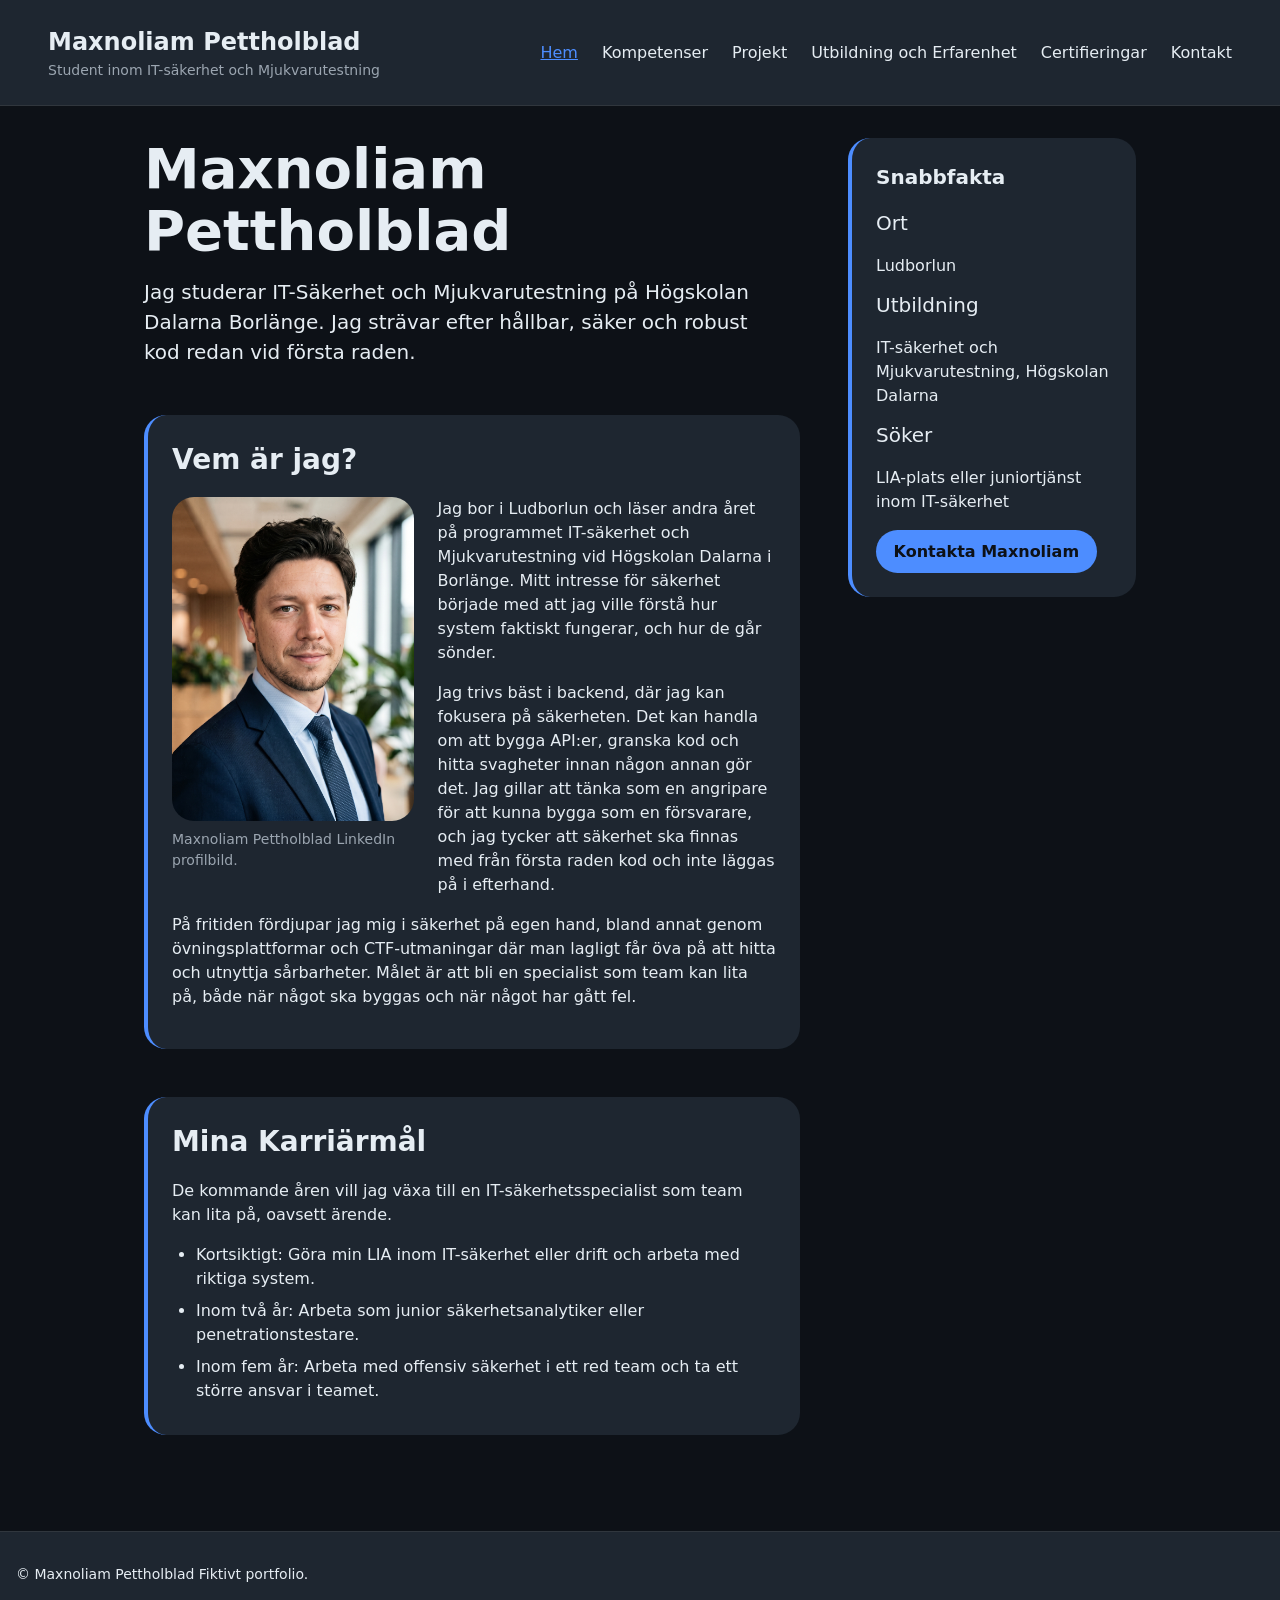
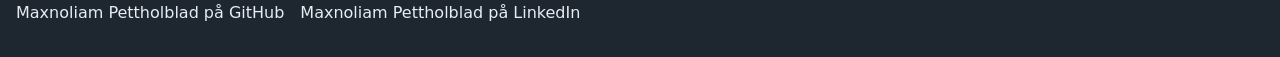
<file: html/index.html>
<!DOCTYPE html>
<html lang="sv">
<head>
  <meta charset="UTF-8">
  <meta name="viewport" content="width=device-width, initial-scale=1">
  <title>Maxnoliam Pettholblad Portfolio</title>
  <meta name="description" content="Student i IT-säkerhet och mjukvarutestning vid Högskolan Dalarna. Söker LIA-plats eller juniortjänst inom IT-säkerhet.">
  <link rel="stylesheet" href="../css/style.css">
  <script src="../js/script.js" defer></script>
</head>
<body>

<!--- Länk som hoppar över info och går rakt till det en anställare behöver veta -->
<a class="skip-link" href="#main-content">Hoppa till huvudinnehållet</a>

  <header class="site-header">
    <!-- Gör namnet högst upp till en länk -->
    <a class="site-header__logo" href="index.html">Maxnoliam Pettholblad <span class="site-header__role">Student inom IT-säkerhet och Mjukvarutestning</span></a>

    <!-- Menyn högst upp som visar kategorier, se till att alla filer finns och att allt ser rätt ut -->
    <!-- Ska vara exakt samma på alla sidor -->
    <nav class="main-menu" aria-label="Huvudmeny">
      <!-- JS: Visar och döljer menylistan på smala skärmar. -->
      <button class="main-menu__toggle" type="button" data-js-action="toggle-menu" aria-expanded="false" aria-controls="main-menu-list">Meny</button>
      <ul class="main-menu__list" id="main-menu-list" data-js-target="menu">
        <li class="main-menu__item"><a class="main-menu__link" href="index.html" aria-current="page">Hem</a></li>
        <li class="main-menu__item"><a class="main-menu__link" href="kompetenser.html">Kompetenser</a></li>
        <li class="main-menu__item"><a class="main-menu__link" href="projekt.html">Projekt</a></li>
        <li class="main-menu__item"><a class="main-menu__link" href="utbildning.html">Utbildning och Erfarenhet</a></li>
        <li class="main-menu__item"><a class="main-menu__link" href="certifieringar.html">Certifieringar</a></li>
        <li class="main-menu__item"><a class="main-menu__link" href="kontakt.html">Kontakt</a></li>
      </ul>
    </nav>
  </header>

  <!-- Huvudtexten, "vem är jag?" -->
  <main class="page" id="main-content">
    <h1 class="page__title">Maxnoliam Pettholblad</h1>
    <p class="page__intro">Jag studerar IT-Säkerhet och Mjukvarutestning på Högskolan Dalarna Borlänge. Jag strävar efter hållbar, säker och robust kod redan vid första raden.</p>

    <section class="topic" aria-labelledby="vem-rubrik">
      <h2 class="topic__title" id="vem-rubrik">Vem är jag?</h2>
      <figure class="profile">
        <img class="profile__photo" src="../images/profilbild.jpg" alt="Porträtt av Maxnoliam Pettholblad i mörkblå kostym som står och ler framför kameran.">
        <figcaption class="profile__credit">Maxnoliam Pettholblad LinkedIn profilbild.</figcaption>
      </figure>
      <p class="topic__text">Jag bor i Ludborlun och läser andra året på programmet IT-säkerhet och Mjukvarutestning vid Högskolan Dalarna i Borlänge. Mitt intresse för säkerhet började med att jag ville förstå hur system faktiskt fungerar, och hur de går sönder.</p>
      <p class="topic__text">Jag trivs bäst i backend, där jag kan fokusera på säkerheten. Det kan handla om att bygga API:er, granska kod och hitta svagheter innan någon annan gör det. Jag gillar att tänka som en angripare för att kunna bygga som en försvarare, och jag tycker att säkerhet ska finnas med från första raden kod och inte läggas på i efterhand.</p>
      <p class="topic__text">På fritiden fördjupar jag mig i säkerhet på egen hand, bland annat genom övningsplattformar och CTF-utmaningar där man lagligt får öva på att hitta och utnyttja sårbarheter. Målet är att bli en specialist som team kan lita på, både när något ska byggas och när något har gått fel.</p>
    </section>

    <!-- Karriärmål, pretty much exakt samma som huvudtexten -->
    <section class="topic" aria-labelledby="mal-rubrik">
      <h2 class="topic__title" id="mal-rubrik">Mina Karriärmål</h2>
      <p class="topic__text">De kommande åren vill jag växa till en IT-säkerhetsspecialist som team kan lita på, oavsett ärende.</p>
      <ul class="topic__points" aria-labelledby="mal-rubrik">
        <li class="topic__point">Kortsiktigt: Göra min LIA inom IT-säkerhet eller drift och arbeta med riktiga system.</li>
        <li class="topic__point">Inom två år: Arbeta som junior säkerhetsanalytiker eller penetrationstestare.</li>
        <li class="topic__point">Inom fem år: Arbeta med offensiv säkerhet i ett red team och ta ett större ansvar i teamet.</li>
      </ul>
    </section>

    <!-- Lite info som sitter i en ruta på sidan av huvud texten, länkar till kontakt längst ner. -->
    <aside class="sidebar" aria-labelledby="fakta-rubrik">
      <h2 class="sidebar__title" id="fakta-rubrik">Snabbfakta</h2>
      <dl class="fact-list">
        <dt class="fact-list__term">Ort</dt>
        <dd class="fact-list__value">Ludborlun</dd>
        <dt class="fact-list__term">Utbildning</dt>
        <dd class="fact-list__value">IT-säkerhet och Mjukvarutestning, Högskolan Dalarna</dd>
        <dt class="fact-list__term">Söker</dt>
        <dd class="fact-list__value">LIA-plats eller juniortjänst inom IT-säkerhet</dd>
      </dl>
      <p class="sidebar__text"><a class="sidebar__link" href="kontakt.html">Kontakta Maxnoliam</a></p>
    </aside>
  </main>

<!-- Ska vara länkar här om jag orkar, annars får det leda till nåt -->
  <footer class="site-footer">
    <p class="site-footer__text">&copy; Maxnoliam Pettholblad Fiktivt portfolio.</p>
    <ul class="site-footer__links">
      <li class="site-footer__item"><a class="site-footer__link" href="https://github.com/">Maxnoliam Pettholblad på GitHub</a></li>
      <li class="site-footer__item"><a class="site-footer__link" href="https://www.linkedin.com/">Maxnoliam Pettholblad på LinkedIn</a></li>
    </ul>
  </footer>
</body>
</html>
</file>
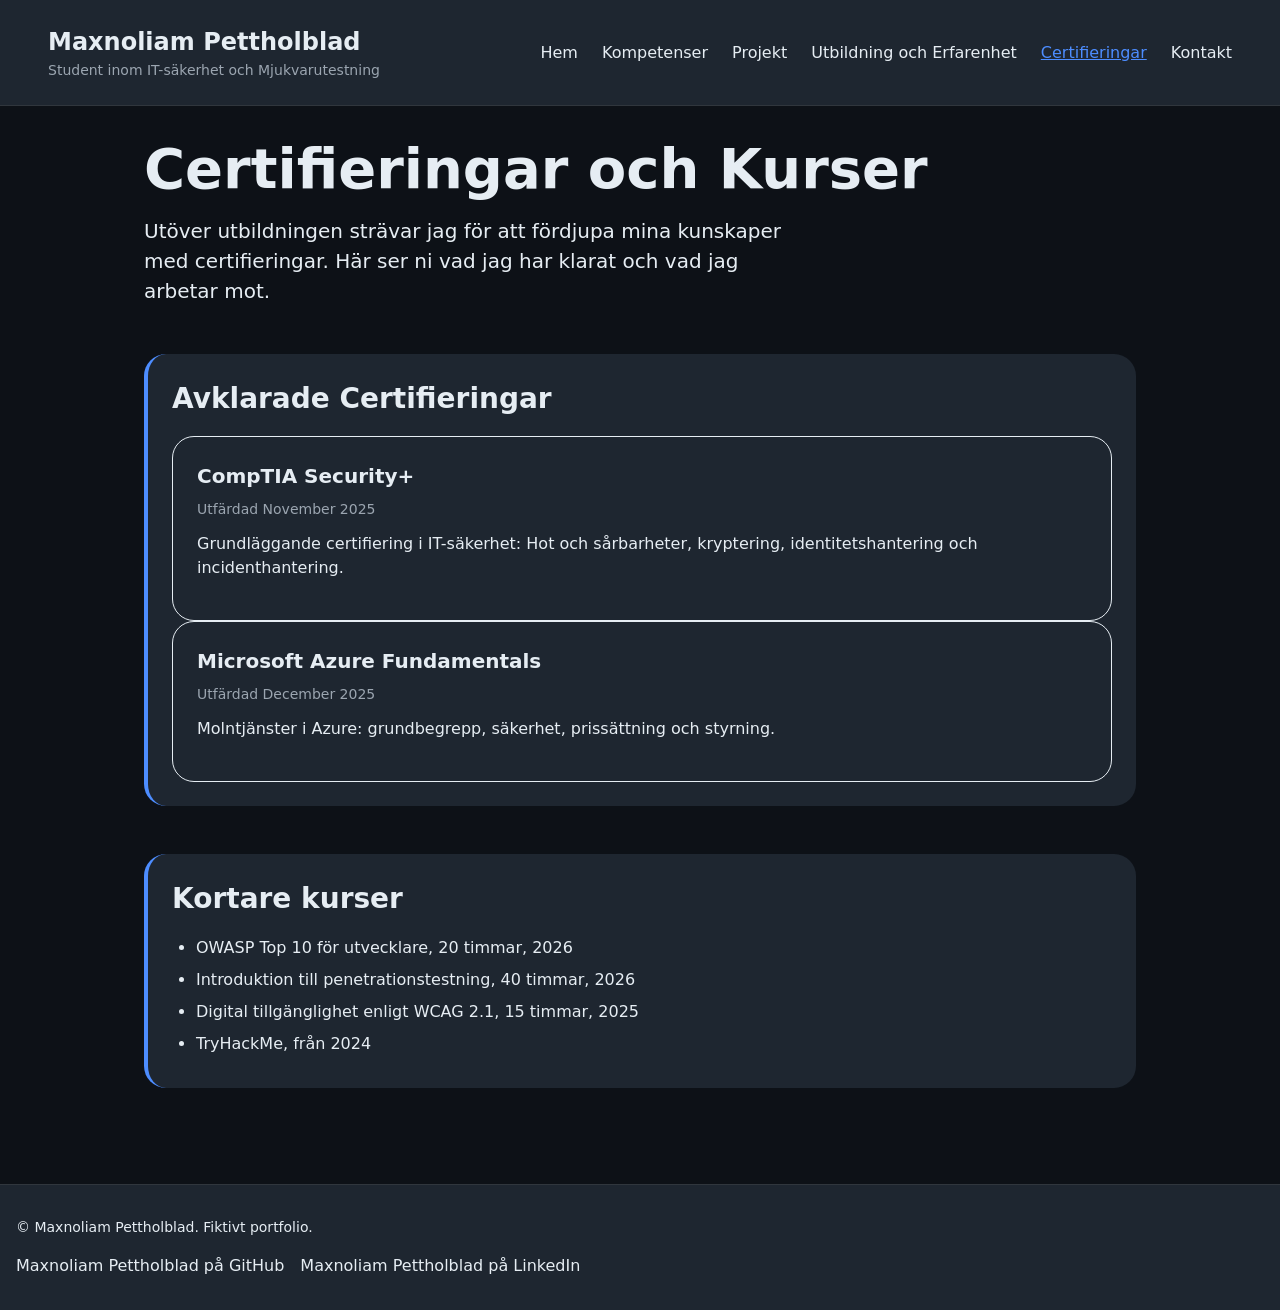
<file: html/certifieringar.html>
<!DOCTYPE html>
<html lang="sv">
<head>
    <meta charset="UTF-8">
    <meta name="viewport" content="width=device-width, initial-scale=1">
    <title>Maxnoliam Pettholblad Certifieringar</title>
    <meta name="description" content="Avklarade certifieringar som CompTIA Security+ och Azure Fundamentals, samt kortare kurser inom säkerhet och tillgänglighet.">
    <link rel="stylesheet" href="../css/style.css">
    <script src="../js/script.js" defer></script>
</head>
<body>

<!--- Länk som hoppar över info och går rakt till det en anställare behöver veta -->
<a class="skip-link" href="#main-content">Hoppa till huvudinnehållet</a>

<header class="site-header">
    <!-- Gör namnet högst upp till en länk -->
    <a class="site-header__logo" href="index.html">Maxnoliam Pettholblad <span class="site-header__role">Student inom IT-säkerhet och Mjukvarutestning</span></a>

    <!-- Menyn högst upp som visar kategorier, se till att alla filer finns och att allt ser rätt ut -->
    <!-- Ska vara exakt samma på alla sidor -->
    <nav class="main-menu" aria-label="Huvudmeny">
        <!-- JS: Visar och döljer menylistan på smala skärmar. -->
        <button class="main-menu__toggle" type="button" data-js-action="toggle-menu" aria-expanded="false" aria-controls="main-menu-list">Meny</button>
        <ul class="main-menu__list" id="main-menu-list" data-js-target="menu">
            <li class="main-menu__item"><a class="main-menu__link" href="index.html">Hem</a></li>
            <li class="main-menu__item"><a class="main-menu__link" href="kompetenser.html">Kompetenser</a></li>
            <li class="main-menu__item"><a class="main-menu__link" href="projekt.html">Projekt</a></li>
            <li class="main-menu__item"><a class="main-menu__link" href="utbildning.html">Utbildning och Erfarenhet</a></li>
            <li class="main-menu__item"><a class="main-menu__link" href="certifieringar.html" aria-current="page">Certifieringar</a></li>
            <li class="main-menu__item"><a class="main-menu__link" href="kontakt.html">Kontakt</a></li>
        </ul>
    </nav>
</header>

<!-- Huvudtexten, "vem är jag?" -->
<main class="page" id="main-content">
    <h1 class="page__title">Certifieringar och Kurser</h1>
    <p class="page__intro">Utöver utbildningen strävar jag för att fördjupa mina kunskaper med certifieringar. Här ser ni vad jag har klarat och vad jag arbetar mot.</p>

    <section class="topic" aria-labelledby="cert-rubrik">
        <h2 class="topic__title" id="cert-rubrik">Avklarade Certifieringar</h2>
        <article class="card card--featured" aria-labelledby="secplus-rubrik">
            <h3 class="card__title" id="secplus-rubrik">CompTIA Security+</h3>
            <p class="card__facts">Utfärdad <time datetime="2025-11">November 2025</time></p>
            <p class="card__text">Grundläggande certifiering i IT-säkerhet: Hot och sårbarheter, kryptering, identitetshantering och incidenthantering.</p>
        </article>
        <article class="card card--featured" aria-labelledby="az900-rubrik">
            <h3 class="card__title" id="az900-rubrik">Microsoft Azure Fundamentals</h3>
            <p class="card__facts">Utfärdad <time datetime="2025-12">December 2025</time></p>
            <p class="card__text">Molntjänster i Azure: grundbegrepp, säkerhet, prissättning och styrning.</p>
        </article>
    </section>


    <section class="topic" aria-labelledby="kurser-rubrik">
        <h2 class="topic__title" id="kurser-rubrik">Kortare kurser</h2>
        <ul class="topic__points">
            <li class="topic__point">OWASP Top 10 för utvecklare, 20 timmar, 2026</li>
            <li class="topic__point">Introduktion till penetrationstestning, 40 timmar, 2026</li>
            <li class="topic__point">Digital tillgänglighet enligt WCAG 2.1, 15 timmar, 2025</li>
            <li class="topic__point">TryHackMe, från 2024</li>
        </ul>

    </section>
</main>

<!-- Ska vara länkar här om jag orkar, annars får det leda till nåt -->
<footer class="site-footer">
    <p class="site-footer__text">&copy; Maxnoliam Pettholblad. Fiktivt portfolio.</p>
    <ul class="site-footer__links">
        <li class="site-footer__item"><a class="site-footer__link" href="https://github.com/">Maxnoliam Pettholblad på GitHub</a></li>
        <li class="site-footer__item"><a class="site-footer__link" href="https://www.linkedin.com/">Maxnoliam Pettholblad på LinkedIn</a></li>
    </ul>
</footer>
</body>
</html>
</file>
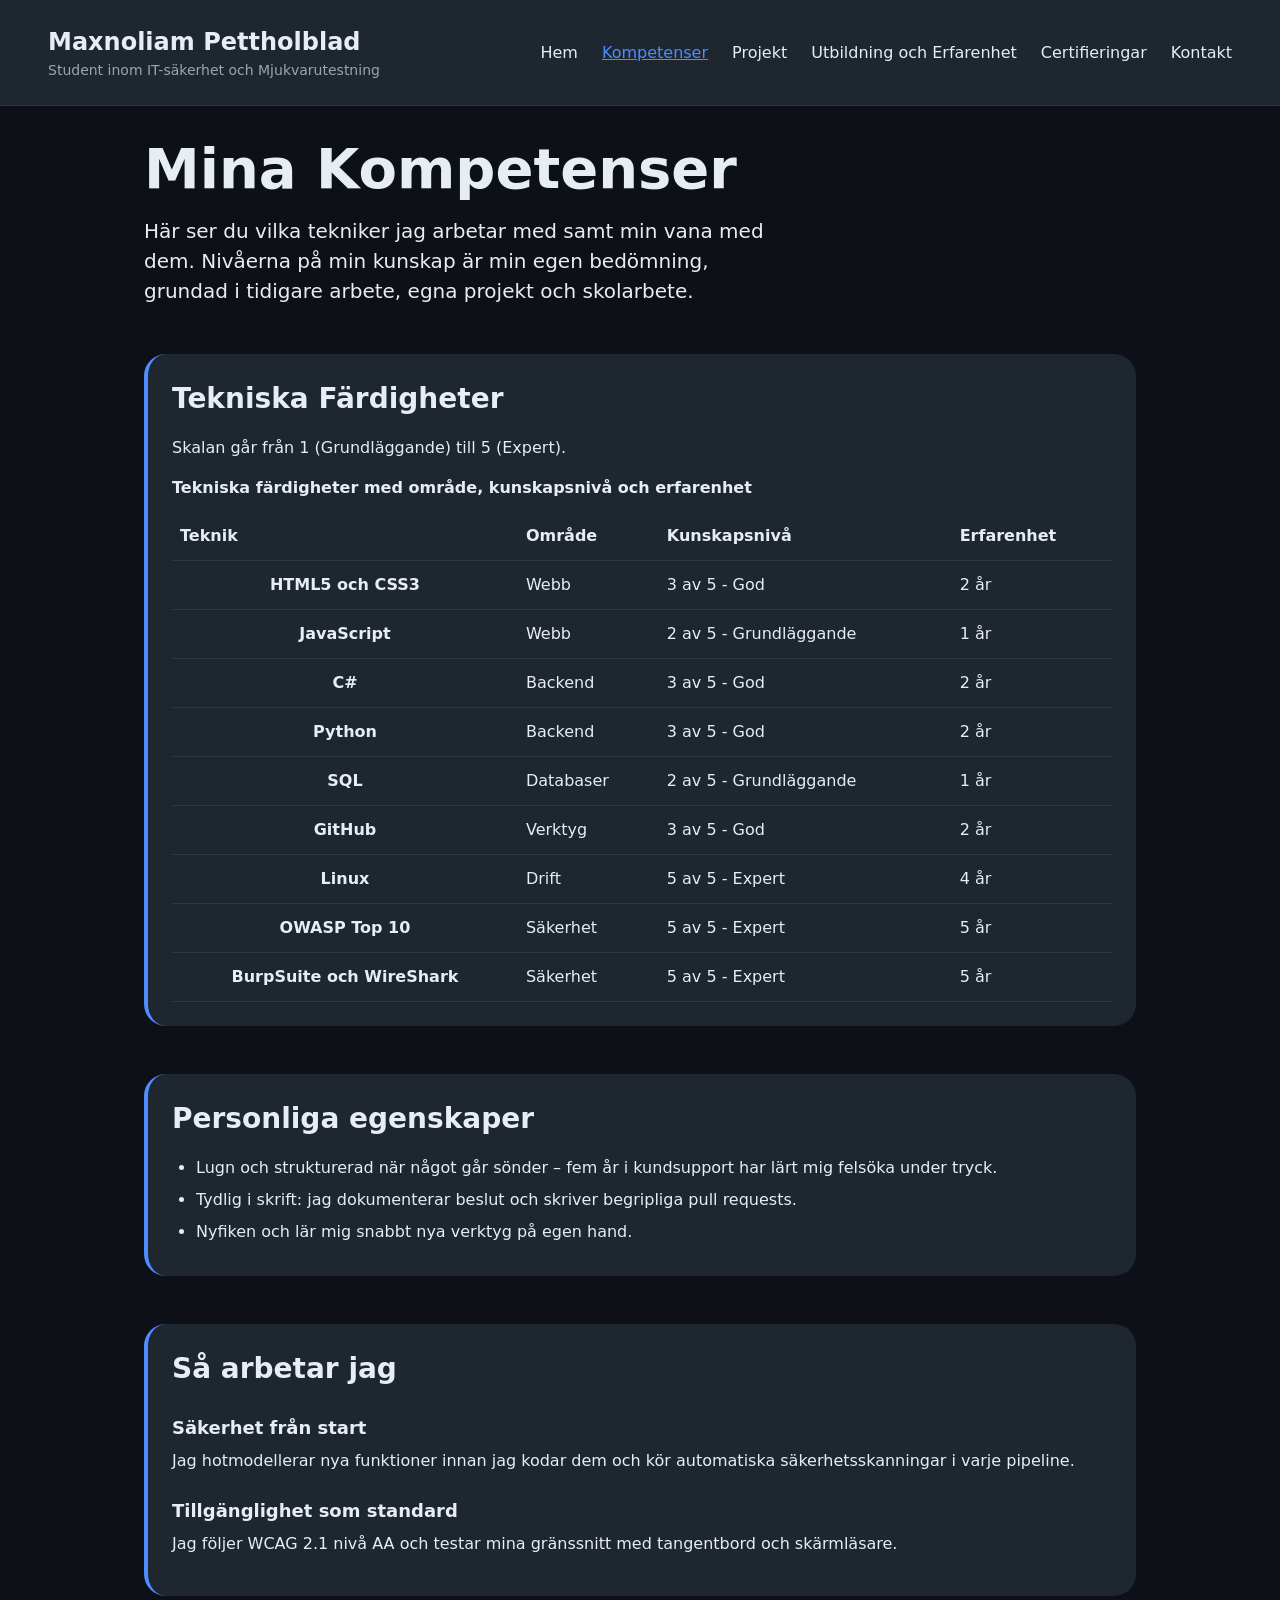
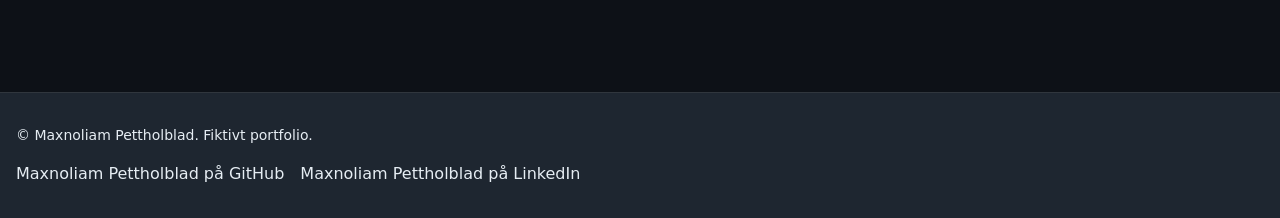
<file: html/kompetenser.html>
<!DOCTYPE html>
<html lang="sv">
<head>
  <meta charset="UTF-8">
  <meta name="viewport" content="width=device-width, initial-scale=1">
  <title>Kompetenser</title>
  <meta name="description" content="Tekniska färdigheter inom webb, backend, Linux och säkerhet, med kunskapsnivå och erfarenhet, samt hur jag arbetar.">
  <link rel="stylesheet" href="../css/style.css">
  <script src="../js/script.js" defer></script>
</head>
<body>

<!--- Länk som hoppar över info och går rakt till det en anställare behöver veta -->
<a class="skip-link" href="#main-content">Hoppa till huvudinnehållet</a>

<header class="site-header">
  <!-- Gör namnet högst upp till en länk -->
  <a class="site-header__logo" href="index.html">Maxnoliam Pettholblad <span class="site-header__role">Student inom IT-säkerhet och Mjukvarutestning</span></a>

  <!-- Menyn högst upp som visar kategorier, se till att alla filer finns och att allt ser rätt ut -->
  <!-- Ska vara exakt samma på alla sidor -->
  <nav class="main-menu" aria-label="Huvudmeny">
    <!-- JS: Visar och döljer menylistan på smala skärmar. -->
    <button class="main-menu__toggle" type="button" data-js-action="toggle-menu" aria-expanded="false" aria-controls="main-menu-list">Meny</button>
    <ul class="main-menu__list" id="main-menu-list" data-js-target="menu">
      <li class="main-menu__item"><a class="main-menu__link" href="index.html">Hem</a></li>
      <li class="main-menu__item"><a class="main-menu__link" href="kompetenser.html" aria-current="page">Kompetenser</a></li>
      <li class="main-menu__item"><a class="main-menu__link" href="projekt.html">Projekt</a></li>
      <li class="main-menu__item"><a class="main-menu__link" href="utbildning.html">Utbildning och Erfarenhet</a></li>
      <li class="main-menu__item"><a class="main-menu__link" href="certifieringar.html">Certifieringar</a></li>
      <li class="main-menu__item"><a class="main-menu__link" href="kontakt.html">Kontakt</a></li>
    </ul>
  </nav>
</header>

<!-- Huvudtexten, använder 1 - 5 för erfarenhet. 1 - Nybörjare, 2 - Grundläggande, 3 - God, 4 - Avancerad, 5 - Expert -->
<main class="page" id="main-content">
  <h1 class="page__title">Mina Kompetenser</h1>
  <p class="page__intro">Här ser du vilka tekniker jag arbetar med samt min vana med dem. Nivåerna på min kunskap är min egen bedömning, grundad i tidigare arbete, egna projekt och skolarbete.</p>

  <section class="topic" aria-labelledby="teknik-rubrik">
    <h2 class="topic__title" id="teknik-rubrik">Tekniska Färdigheter</h2>
    <p class="topic__text">Skalan går från 1 (Grundläggande) till 5 (Expert).</p>

    <table class="skill-matrix">
      <caption class="skill-matrix__title">Tekniska färdigheter med område, kunskapsnivå och erfarenhet</caption>
      <thead>
        <tr class="skill-matrix__row">
          <th class="skill-matrix__heading" scope="col">Teknik</th>
          <th class="skill-matrix__heading" scope="col">Område</th>
          <th class="skill-matrix__heading" scope="col">Kunskapsnivå</th>
          <th class="skill-matrix__heading" scope="col">Erfarenhet</th>
        </tr>
      </thead>
      <tbody>
        <tr class="skill-matrix__row">
          <th class="skill-matrix__skill" scope="row">HTML5 och CSS3</th>
          <td class="skill-matrix__value">Webb</td>
          <td class="skill-matrix__value">3 av 5 - God</td>
          <td class="skill-matrix__value">2 år</td>
        </tr>
        <tr class="skill-matrix__row">
          <th class="skill-matrix__skill" scope="row">JavaScript</th>
          <td class="skill-matrix__value">Webb</td>
          <td class="skill-matrix__value">2 av 5 - Grundläggande</td>
          <td class="skill-matrix__value">1 år</td>
        </tr>
        <tr class="skill-matrix__row">
          <th class="skill-matrix__skill" scope="row">C#</th>
          <td class="skill-matrix__value">Backend</td>
          <td class="skill-matrix__value">3 av 5 - God</td>
          <td class="skill-matrix__value">2 år</td>
        </tr>
        <tr class="skill-matrix__row">
          <th class="skill-matrix__skill" scope="row">Python</th>
          <td class="skill-matrix__value">Backend</td>
          <td class="skill-matrix__value">3 av 5 - God</td>
          <td class="skill-matrix__value">2 år</td>
        </tr>
        <tr class="skill-matrix__row">
          <th class="skill-matrix__skill" scope="row">SQL</th>
          <td class="skill-matrix__value">Databaser</td>
          <td class="skill-matrix__value">2 av 5 - Grundläggande</td>
          <td class="skill-matrix__value">1 år</td>
        </tr>
        <tr class="skill-matrix__row">
          <th class="skill-matrix__skill" scope="row">GitHub</th>
          <td class="skill-matrix__value">Verktyg</td>
          <td class="skill-matrix__value">3 av 5 - God</td>
          <td class="skill-matrix__value">2 år</td>
        </tr>
        <tr class="skill-matrix__row">
          <th class="skill-matrix__skill" scope="row">Linux</th>
          <td class="skill-matrix__value">Drift</td>
          <td class="skill-matrix__value">5 av 5 - Expert</td>
          <td class="skill-matrix__value">4 år</td>
        </tr>
        <tr class="skill-matrix__row">
          <th class="skill-matrix__skill" scope="row">OWASP Top 10</th>
          <td class="skill-matrix__value">Säkerhet</td>
          <td class="skill-matrix__value">5 av 5 - Expert</td>
          <td class="skill-matrix__value">5 år</td>
        </tr>
        <tr class="skill-matrix__row">
          <th class="skill-matrix__skill" scope="row">BurpSuite och WireShark</th>
          <td class="skill-matrix__value">Säkerhet</td>
          <td class="skill-matrix__value">5 av 5 - Expert</td>
          <td class="skill-matrix__value">5 år</td>
        </tr>
      </tbody>
    </table>
  </section>

  <!-- Personliga egenskaper -->
  <section class="topic" aria-labelledby="mjuka-rubrik">
    <h2 class="topic__title" id="mjuka-rubrik">Personliga egenskaper</h2>
    <ul class="topic__points">
      <li class="topic__point">Lugn och strukturerad när något går sönder – fem år i kundsupport har lärt mig felsöka under tryck.</li>
      <li class="topic__point">Tydlig i skrift: jag dokumenterar beslut och skriver begripliga pull requests.</li>
      <li class="topic__point">Nyfiken och lär mig snabbt nya verktyg på egen hand.</li>
    </ul>
  </section>

  <!-- Arbetssätt -->
  <section class="topic" aria-labelledby="arbetssatt-rubrik">
    <h2 class="topic__title" id="arbetssatt-rubrik">Så arbetar jag</h2>
    <h3 class="topic__subtitle">Säkerhet från start</h3>
    <p class="topic__text">Jag hotmodellerar nya funktioner innan jag kodar dem och kör automatiska säkerhetsskanningar i varje pipeline.</p>
    <h3 class="topic__subtitle">Tillgänglighet som standard</h3>
    <p class="topic__text">Jag följer WCAG 2.1 nivå AA och testar mina gränssnitt med tangentbord och skärmläsare.</p>
  </section>
</main>

<!-- Ska vara länkar här om jag orkar, annars får det leda till nåt -->
<footer class="site-footer">
  <p class="site-footer__text">&copy; Maxnoliam Pettholblad. Fiktivt portfolio.</p>
  <ul class="site-footer__links">
    <li class="site-footer__item"><a class="site-footer__link" href="https://github.com/">Maxnoliam Pettholblad på GitHub</a></li>
    <li class="site-footer__item"><a class="site-footer__link" href="https://www.linkedin.com/">Maxnoliam Pettholblad på LinkedIn</a></li>
  </ul>
</footer>
</body>
</html>
</file>
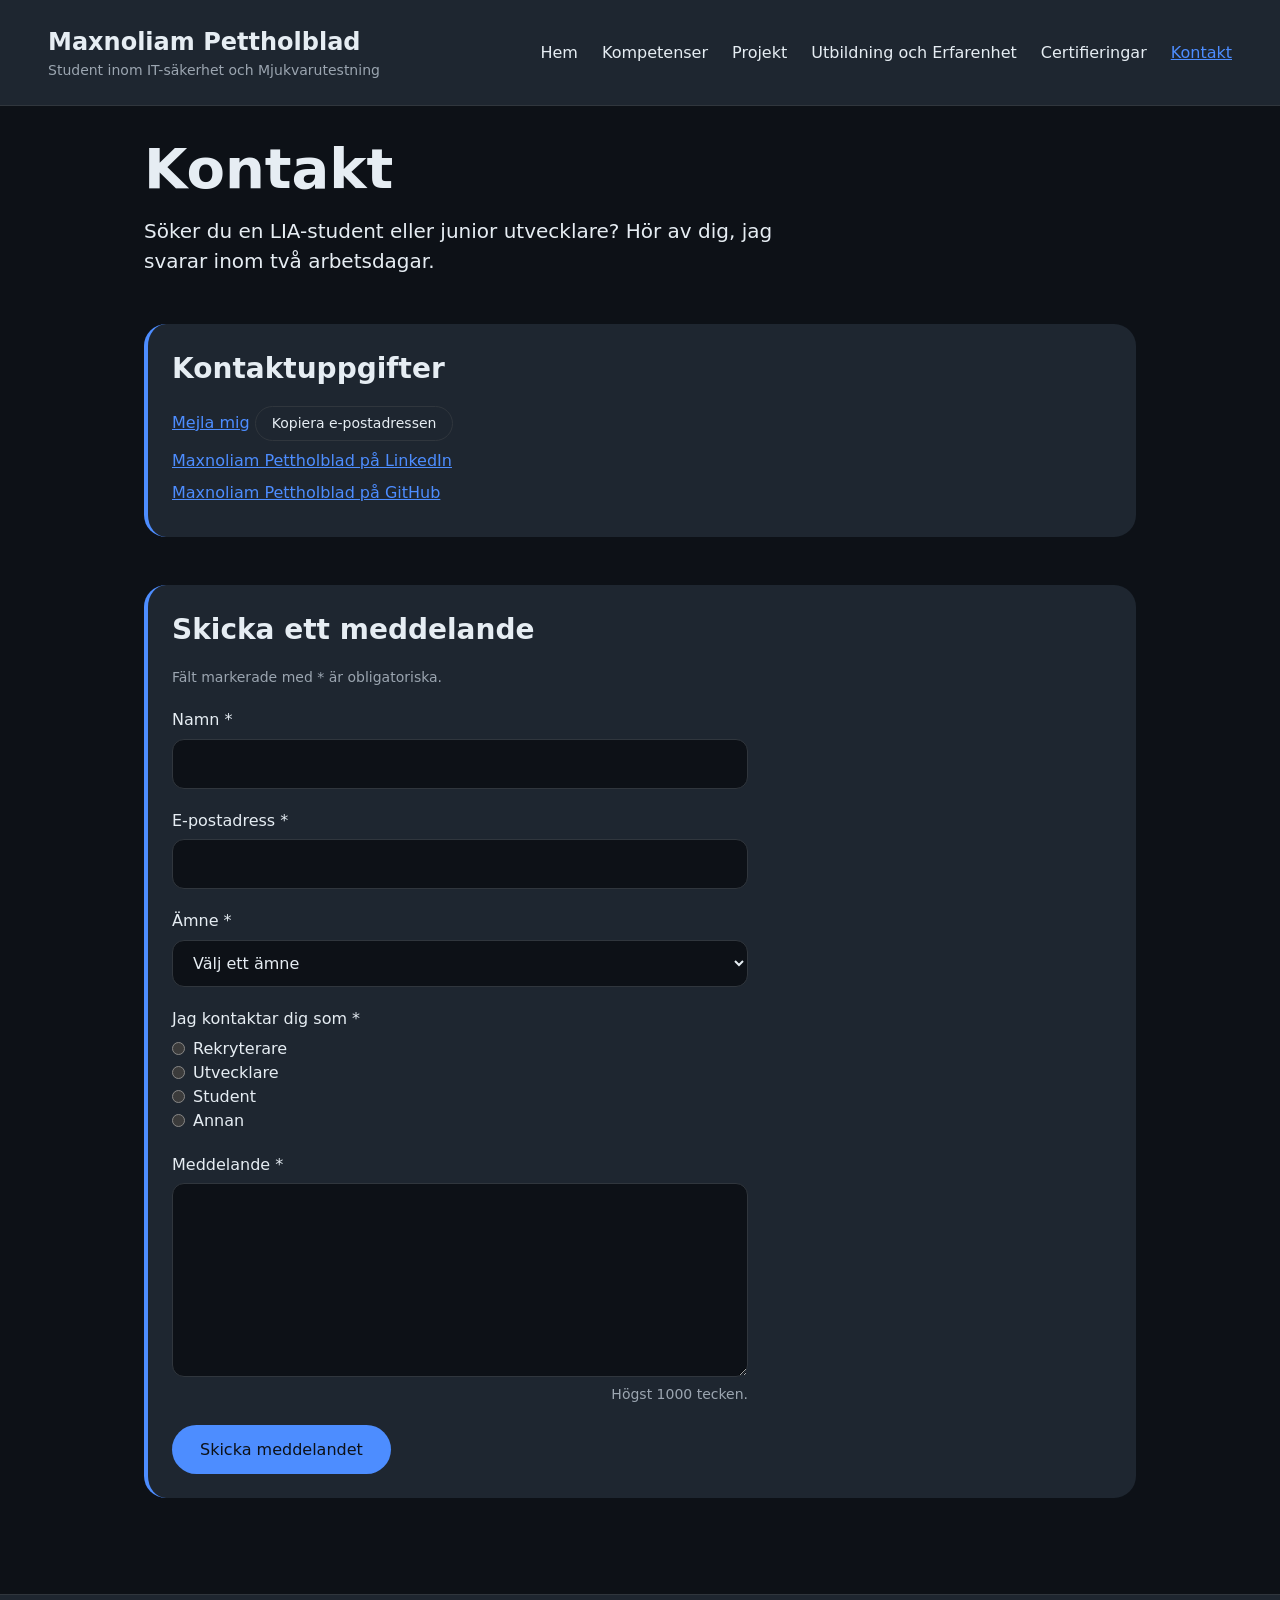
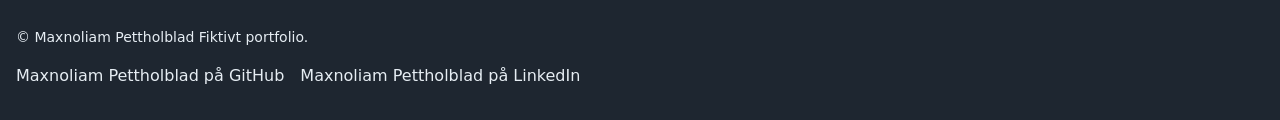
<file: html/kontakt.html>
<!DOCTYPE html>
<html lang="sv">
<head>
  <meta charset="UTF-8">
  <meta name="viewport" content="width=device-width, initial-scale=1">
  <title>Maxnoliam Pettholblad Kontakt</title>
  <meta name="description" content="Kontakta mig om LIA-plats, anställning eller samarbete. Jag svarar inom två arbetsdagar.">
  <link rel="stylesheet" href="../css/style.css">
  <script src="../js/script.js" defer></script>
</head>
<body>

<!--- Länk som hoppar över info och går rakt till det en anställare behöver veta -->
<a class="skip-link" href="#main-content">Hoppa till huvudinnehållet</a>

<header class="site-header">
  <!-- Gör namnet högst upp till en länk -->
  <a class="site-header__logo" href="index.html">Maxnoliam Pettholblad <span class="site-header__role">Student inom IT-säkerhet och Mjukvarutestning</span></a>

  <!-- Menyn högst upp som visar kategorier, se till att alla filer finns och att allt ser rätt ut -->
  <!-- Ska vara exakt samma på alla sidor -->
  <nav class="main-menu" aria-label="Huvudmeny">
    <!-- JS: Visar och döljer menylistan på smala skärmar. -->    <button class="main-menu__toggle" type="button" data-js-action="toggle-menu" aria-expanded="false" aria-controls="main-menu-list">Meny</button>
    <ul class="main-menu__list" id="main-menu-list" data-js-target="menu">
      <li class="main-menu__item"><a class="main-menu__link" href="index.html">Hem</a></li>
      <li class="main-menu__item"><a class="main-menu__link" href="kompetenser.html">Kompetenser</a></li>
      <li class="main-menu__item"><a class="main-menu__link" href="projekt.html">Projekt</a></li>
      <li class="main-menu__item"><a class="main-menu__link" href="utbildning.html">Utbildning och Erfarenhet</a></li>
      <li class="main-menu__item"><a class="main-menu__link" href="certifieringar.html">Certifieringar</a></li>
      <li class="main-menu__item"><a class="main-menu__link" href="kontakt.html" aria-current="page">Kontakt</a></li>
    </ul>
  </nav>
</header>

<!-- Huvudtexten -->
<main class="page" id="main-content">
  <h1 class="page__title">Kontakt</h1>
  <p class="page__intro">Söker du en LIA-student eller junior utvecklare? Hör av dig, jag svarar inom två arbetsdagar.</p>

  <section class="topic" aria-labelledby="uppgifter-rubrik">
    <h2 class="topic__title" id="uppgifter-rubrik">Kontaktuppgifter</h2>
    <ul class="contact-list">
      <li class="contact-list__item">
        <a class="contact-list__link" href="mailto:example@example.com">Mejla mig</a>
        <!-- Knapp som kopierar e-postadressen till urklipp vid knapptryck. -->
        <button class="contact-list__copy" type="button" data-js-action="copy-email" data-email="example@example.com">Kopiera e-postadressen</button>
        <p class="contact-list__status" data-js-target="copy-status" aria-live="polite"></p>
      </li>
      <li class="contact-list__item">
        <a class="contact-list__link" href="https://linkedin.com/">Maxnoliam Pettholblad på LinkedIn</a>
      </li>
      <li class="contact-list__item">
        <a class="contact-list__link" href="https://github.com/">Maxnoliam Pettholblad på GitHub</a>
      </li>
    </ul>
  </section>

  <!-- Meddelande formulär -->
  <section class="topic" aria-labelledby="formular-rubrik">
    <h2 class="topic__title" id="formular-rubrik">Skicka ett meddelande</h2>
    <form class="contact-form" action="../php/tack.php" method="post">
      <p class="contact-form__hint">Fält markerade med * är obligatoriska.</p>

      <div class="contact-form__field">
        <label class="contact-form__field-label" for="namn">Namn *</label>
        <input class="contact-form__text-field" type="text" id="namn" name="namn" autocomplete="name" required>
      </div>

      <div class="contact-form__field">
        <label class="contact-form__field-label" for="epost">E-postadress *</label>
        <input class="contact-form__text-field" type="email" id="epost" name="epost" autocomplete="email" required>
      </div>

      <div class="contact-form__field">
        <label class="contact-form__field-label" for="amne">Ämne *</label>
        <select class="contact-form__dropdown" id="amne" name="amne" required>
          <option value="">Välj ett ämne</option>
          <option value="lia">LIA-plats</option>
          <option value="anstallning">Anställning</option>
          <option value="samarbete">Samarbete eller projekt</option>
          <option value="ovrigt">Övrigt</option>
        </select>
      </div>

      <fieldset class="contact-form__choices">
        <legend class="contact-form__choices-title">Jag kontaktar dig som *</legend>
        <div class="contact-form__choice">
          <input class="contact-form__radio" type="radio" id="roll-rekryterare" name="roll" value="rekryterare" required>
          <label class="contact-form__field-label contact-form__field-label--inline" for="roll-rekryterare">Rekryterare</label>
        </div>
        <div class="contact-form__choice">
          <input class="contact-form__radio" type="radio" id="roll-utvecklare" name="roll" value="utvecklare" required>
          <label class="contact-form__field-label contact-form__field-label--inline" for="roll-utvecklare">Utvecklare</label>
        </div>
        <div class="contact-form__choice">
          <input class="contact-form__radio" type="radio" id="roll-student" name="roll" value="student" required>
          <label class="contact-form__field-label contact-form__field-label--inline" for="roll-student">Student</label>
        </div>
        <div class="contact-form__choice">
          <input class="contact-form__radio" type="radio" id="roll-annan" name="roll" value="annan" required>
          <label class="contact-form__field-label contact-form__field-label--inline" for="roll-annan">Annan</label>
        </div>
      </fieldset>

      <div class="contact-form__field">
        <label class="contact-form__field-label" for="meddelande">Meddelande *</label>
        <!-- JS: Räknar tecknen i meddelandet medan användaren skriver. t.ex (0/1000) -->
        <textarea class="contact-form__message" id="meddelande" name="meddelande" rows="7" maxlength="1000" required
                  aria-describedby="meddelande-antal" data-js-action="count-characters" data-max-length="1000"></textarea>
        <p class="contact-form__counter" id="meddelande-antal" data-js-target="character-count" aria-live="polite">Högst 1000 tecken.</p>
      </div>

      <button class="contact-form__submit" type="submit">Skicka meddelandet</button>
    </form>
  </section>

</main>

<!-- Ska vara länkar här om jag orkar, annars får det leda till nåt -->
<footer class="site-footer">
  <p class="site-footer__text">&copy; Maxnoliam Pettholblad Fiktivt portfolio.</p>
  <ul class="site-footer__links">
    <li class="site-footer__item"><a class="site-footer__link" href="https://github.com/">Maxnoliam Pettholblad på GitHub</a></li>
    <li class="site-footer__item"><a class="site-footer__link" href="https://www.linkedin.com/">Maxnoliam Pettholblad på LinkedIn</a></li>
  </ul>
</footer>
</body>
</html>
</file>
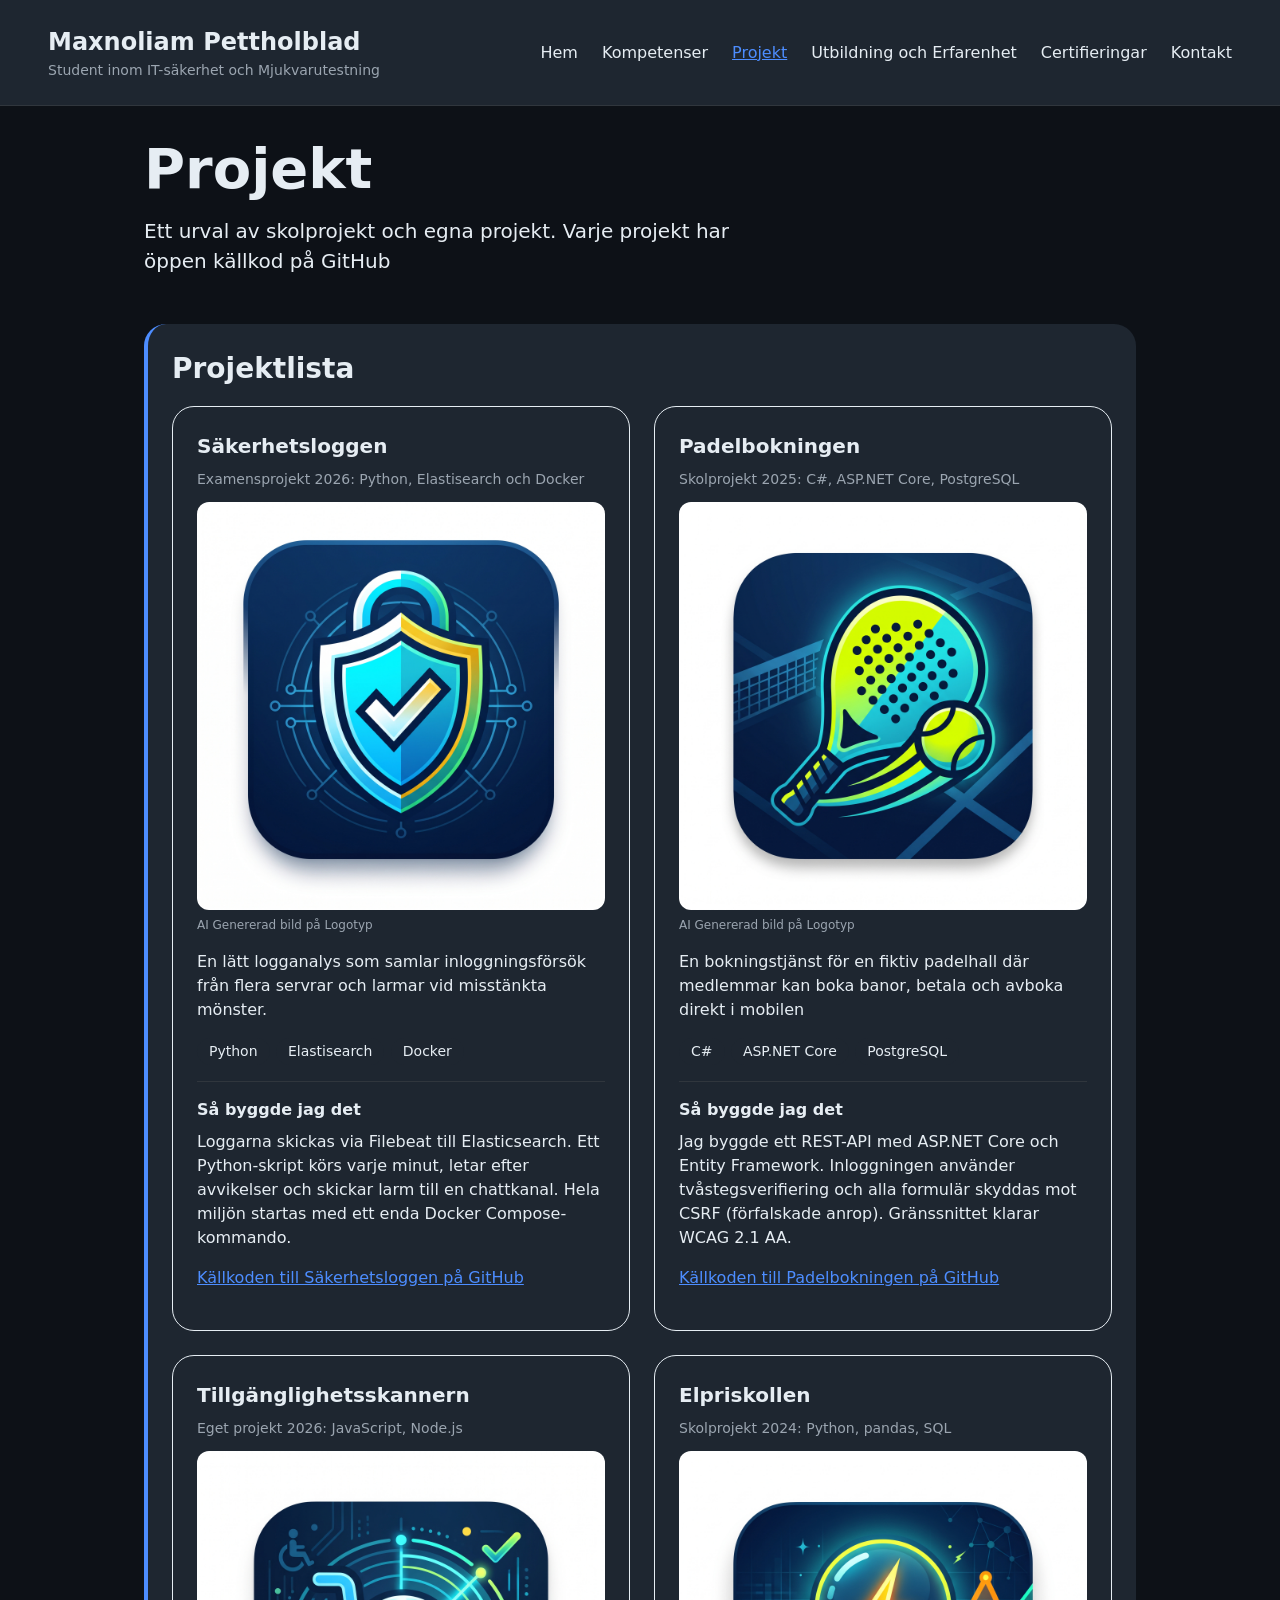
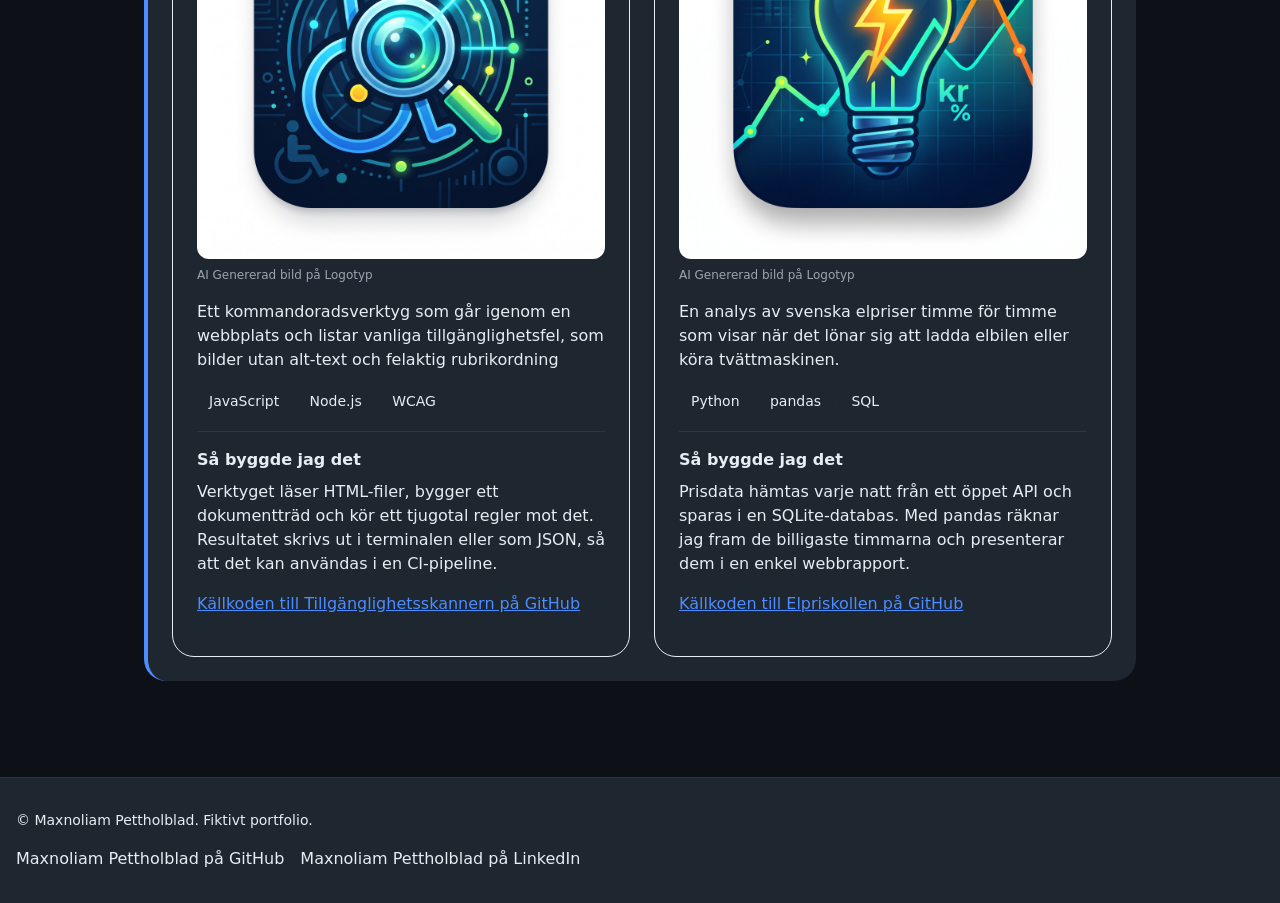
<file: html/projekt.html>
<!DOCTYPE html>
<html lang="sv">
<head>
  <meta charset="UTF-8">
  <meta name="viewport" content="width=device-width, initial-scale=1">
  <title>Maxnoliam Pettholblad Projekt</title>
  <meta name="description" content="Skolprojekt och egna projekt: Säkerhetsloggen, Padelbokningen, Tillgänglighetsskannern och Elpriskollen.">
  <link rel="stylesheet" href="../css/style.css">
  <script src="../js/script.js" defer></script>
</head>
<body>

<!--- Länk som hoppar över info och går rakt till det en anställare behöver veta -->
<a class="skip-link" href="#main-content">Hoppa till huvudinnehållet</a>

<header class="site-header">
  <!-- Gör namnet högst upp till en länk -->
  <a class="site-header__logo" href="index.html">Maxnoliam Pettholblad <span class="site-header__role">Student inom IT-säkerhet och Mjukvarutestning</span></a>

  <!-- Menyn högst upp som visar kategorier, se till att alla filer finns och att allt ser rätt ut -->
  <!-- Ska vara exakt samma på alla sidor -->
  <nav class="main-menu" aria-label="Huvudmeny">
    <!-- JS: Visar och döljer menylistan på smala skärmar. -->    <button class="main-menu__toggle" type="button" data-js-action="toggle-menu" aria-expanded="false" aria-controls="main-menu-list">Meny</button>
    <ul class="main-menu__list" id="main-menu-list" data-js-target="menu">
      <li class="main-menu__item"><a class="main-menu__link" href="index.html">Hem</a></li>
      <li class="main-menu__item"><a class="main-menu__link" href="kompetenser.html">Kompetenser</a></li>
      <li class="main-menu__item"><a class="main-menu__link" href="projekt.html" aria-current="page">Projekt</a></li>
      <li class="main-menu__item"><a class="main-menu__link" href="utbildning.html">Utbildning och Erfarenhet</a></li>
      <li class="main-menu__item"><a class="main-menu__link" href="certifieringar.html">Certifieringar</a></li>
      <li class="main-menu__item"><a class="main-menu__link" href="kontakt.html">Kontakt</a></li>
    </ul>
  </nav>
</header>

<!-- Huvudtexten -->
<main class="page" id="main-content">
  <h1 class="page__title">Projekt</h1>
  <p class="page__intro">Ett urval av skolprojekt och egna projekt. Varje projekt har öppen källkod på GitHub</p>

  <!-- Första delen i projektlistan, bara att köra copy paste om man vill ha fler -->
  <section class="topic" aria-labelledby="lista-rubrik">
    <h2 class="topic__title" id="lista-rubrik">Projektlista</h2>
    <div class="project-list">
      <article class="card card--featured" aria-labelledby="sakerhetsloggen-rubrik">
        <h3 class="card__title" id="sakerhetsloggen-rubrik">Säkerhetsloggen</h3>
        <p class="card__facts">Examensprojekt 2026: Python, Elastisearch och Docker</p>
        <figure class="card__screenshot">
          <img class="card__image" src="../images/sakerhetsloggen.jpg" alt="Säkerhetsloggens logga">
          <figcaption class="card__screenshot-text">AI Genererad bild på Logotyp</figcaption>
        </figure>
        <p class="card__text">En lätt logganalys som samlar inloggningsförsök från flera servrar och larmar vid misstänkta mönster.</p>
        <ul class="card__tags" aria-label="Tekniker i Säkerhetsloggen">
          <li class="card__tag">Python</li>
          <li class="card__tag">Elastisearch</li>
          <li class="card__tag">Docker</li>
        </ul>
        <div class="card__more" id="sakerhetsloggen-mer">
          <h4 class="card__subtitle">Så byggde jag det</h4>
          <p class="card__text">Loggarna skickas via Filebeat till Elasticsearch. Ett Python-skript körs varje minut, letar efter avvikelser och skickar larm till en chattkanal. Hela miljön startas med ett enda Docker Compose-kommando.</p>
          <p class="card__text"><a class="card__link" href="https://github.com/">Källkoden till Säkerhetsloggen på GitHub</a></p>
        </div>
      </article>

      <article class="card card--featured" aria-labelledby="padelbokning-rubrik">
        <h3 class="card__title" id="padelbokning-rubrik">Padelbokningen</h3>
        <p class="card__facts">Skolprojekt 2025: C#, ASP.NET Core, PostgreSQL</p>
        <figure class="card__screenshot">
          <img class="card__image" src="../images/padelhall.jpg" alt="Padelbokningens logga">
          <figcaption class="card__screenshot-text">AI Genererad bild på Logotyp</figcaption>
        </figure>
        <p class="card__text">En bokningstjänst för en fiktiv padelhall där medlemmar kan boka banor, betala och avboka direkt i mobilen</p>
        <ul class="card__tags" aria-label="Tekniker i Padelbokningen">
          <li class="card__tag">C#</li>
          <li class="card__tag">ASP.NET Core</li>
          <li class="card__tag">PostgreSQL</li>
        </ul>

        <div class="card__more" id="padelbokning-mer">
          <h4 class="card__subtitle">Så byggde jag det</h4>
          <p class="card__text">Jag byggde ett REST-API med ASP.NET Core och Entity Framework. Inloggningen använder tvåstegsverifiering och alla formulär skyddas mot CSRF (förfalskade anrop). Gränssnittet klarar WCAG 2.1 AA.</p>
          <p class="card__text"><a class="card__link" href="https://github.com">Källkoden till Padelbokningen på GitHub</a></p>
        </div>
      </article>

      <article class="card card--featured" aria-labelledby="tillganglighetsskannern-rubrik">
        <h3 class="card__title" id="tillganglighetsskannern-rubrik">Tillgänglighetsskannern</h3>
        <p class="card__facts">Eget projekt 2026: JavaScript, Node.js</p>
        <figure class="card__screenshot">
          <img class="card__image" src="../images/tillganglighetsskanner.jpg" alt="Tillgänglighetsskannerns logga">
          <figcaption class="card__screenshot-text">AI Genererad bild på Logotyp</figcaption>
        </figure>
        <p class="card__text">Ett kommandoradsverktyg som går igenom en webbplats och listar vanliga tillgänglighetsfel, som bilder utan alt-text och felaktig rubrikordning</p>
        <ul class="card__tags" aria-label="Tekniker i Tillgänglighetsskannern">
          <li class="card__tag">JavaScript</li>
          <li class="card__tag">Node.js</li>
          <li class="card__tag">WCAG</li>
        </ul>


        <div class="card__more" id="tillganglighetsskannern-mer">
          <h4 class="card__subtitle">Så byggde jag det</h4>
          <p class="card__text">Verktyget läser HTML-filer, bygger ett dokumentträd och kör ett tjugotal regler mot det. Resultatet skrivs ut i terminalen eller som JSON, så att det kan användas i en CI-pipeline.</p>
          <p class="card__text"><a class="card__link" href="https://github.com">Källkoden till Tillgänglighetsskannern på GitHub</a></p>
        </div>
      </article>

      <article class="card card--featured" aria-labelledby="elpriskollen-rubrik">
        <h3 class="card__title" id="elpriskollen-rubrik">Elpriskollen</h3>
        <p class="card__facts">Skolprojekt 2024: Python, pandas, SQL</p>
        <figure class="card__screenshot">
          <img class="card__image" src="../images/elpriskoll.jpg" alt="Elpriskollens logga">
          <figcaption class="card__screenshot-text">AI Genererad bild på Logotyp</figcaption>
        </figure>
        <p class="card__text">En analys av svenska elpriser timme för timme som visar när det lönar sig att ladda elbilen eller köra tvättmaskinen.</p>
        <ul class="card__tags" aria-label="Tekniker i Elpriskollen">
          <li class="card__tag">Python</li>
          <li class="card__tag">pandas</li>
          <li class="card__tag">SQL</li>
        </ul>


        <div class="card__more" id="elpriskollen-mer">
          <h4 class="card__subtitle">Så byggde jag det</h4>
          <p class="card__text">Prisdata hämtas varje natt från ett öppet API och sparas i en SQLite-databas. Med pandas räknar jag fram de billigaste timmarna och presenterar dem i en enkel webbrapport.</p>
          <p class="card__text"><a class="card__link" href="https://github.com">Källkoden till Elpriskollen på GitHub</a></p>
        </div>
      </article>
    </div>

  </section>

</main>

<!-- Ska vara länkar här om jag orkar, annars får det leda till nåt -->
<footer class="site-footer">
  <p class="site-footer__text">&copy; Maxnoliam Pettholblad. Fiktivt portfolio.</p>
  <ul class="site-footer__links">
    <li class="site-footer__item"><a class="site-footer__link" href="https://github.com/">Maxnoliam Pettholblad på GitHub</a></li>
    <li class="site-footer__item"><a class="site-footer__link" href="https://www.linkedin.com/">Maxnoliam Pettholblad på LinkedIn</a></li>
  </ul>
</footer>
</body>
</html>
</file>
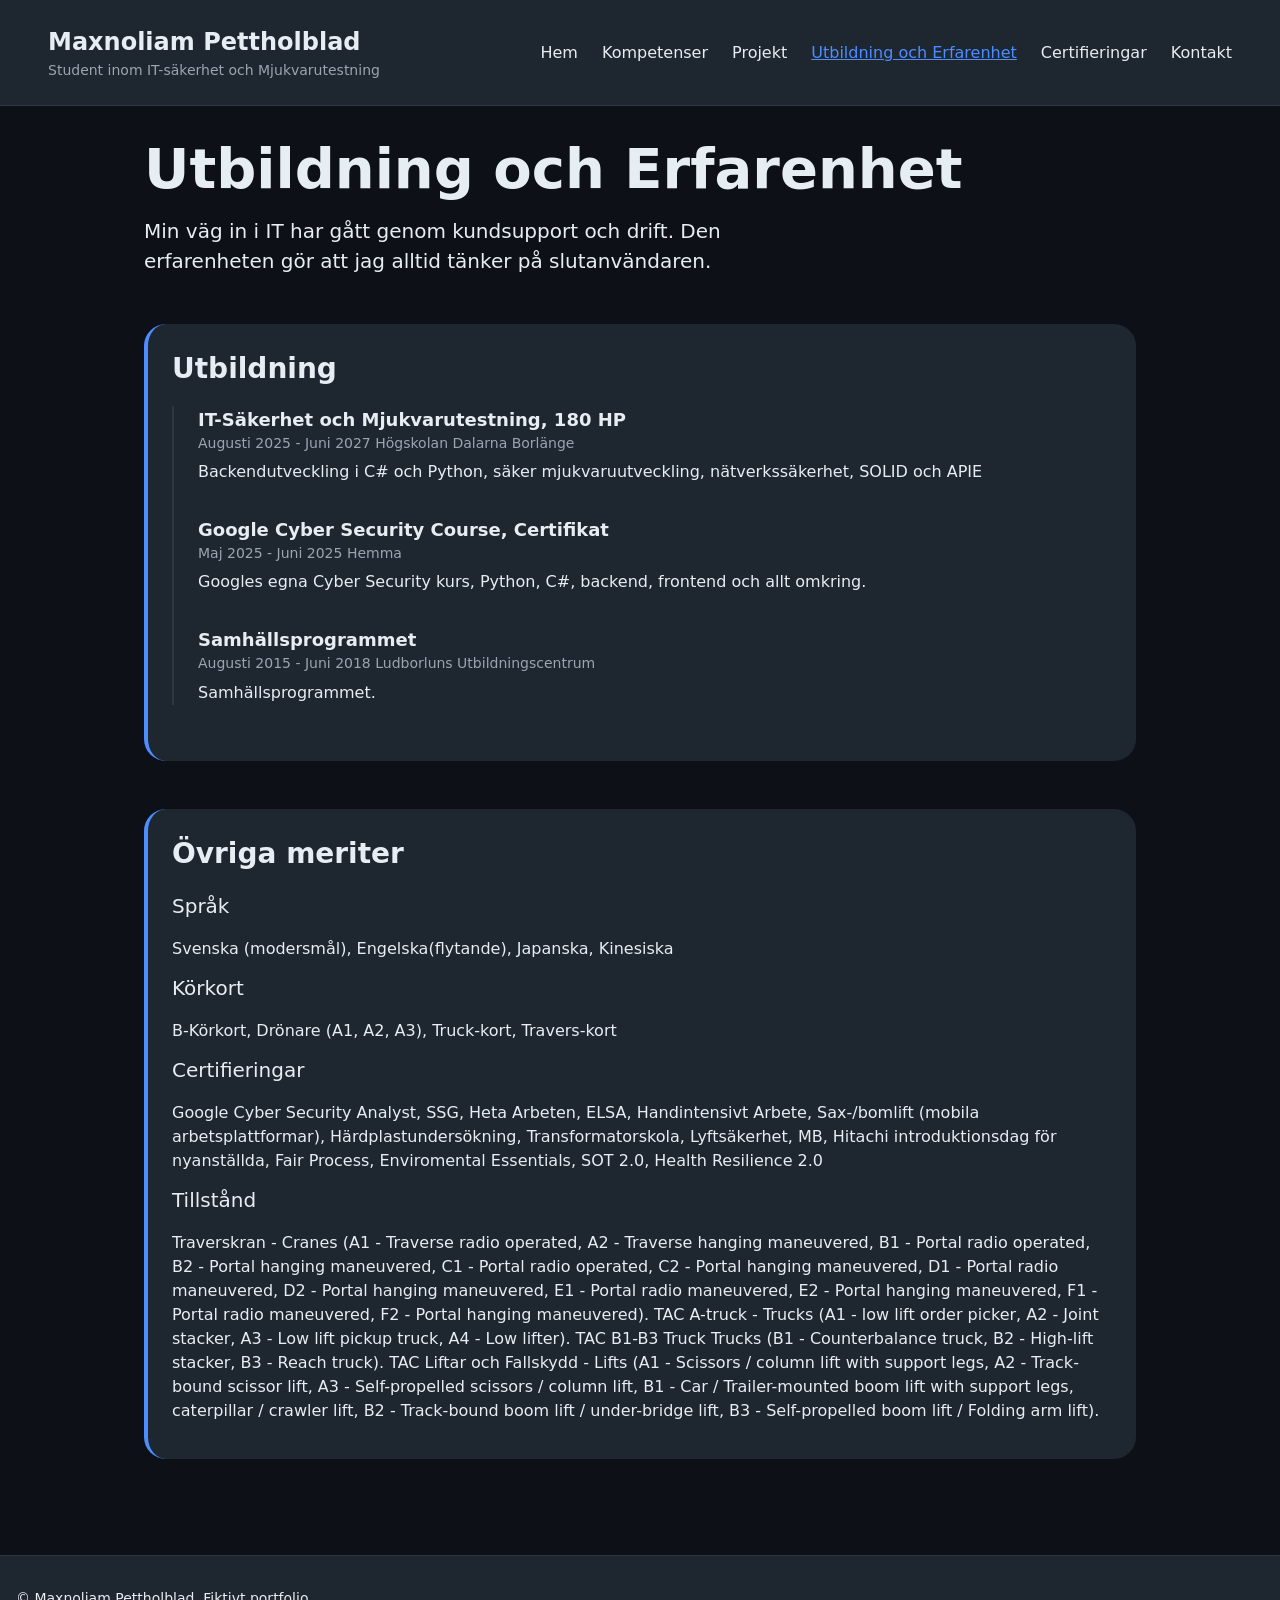
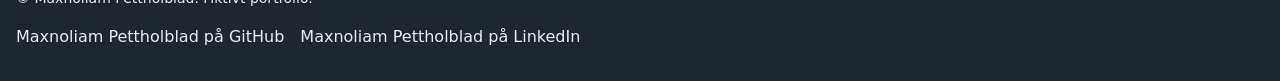
<file: html/utbildning.html>
<!DOCTYPE html>
<html lang="sv">
<head>
  <meta charset="UTF-8">
  <meta name="viewport" content="width=device-width, initial-scale=1">
  <title>Maxnoliam Pettholblad Utbildning och Erfarenhet</title>
  <meta name="description" content="Utbildning i IT-säkerhet och mjukvarutestning, Googles Cybersecurity-certifikat, språk, körkort och övriga meriter.">
  <link rel="stylesheet" href="../css/style.css">
  <script src="../js/script.js" defer></script>
</head>
<body>

<!--- Länk som hoppar över info och går rakt till det en anställare behöver veta -->
<a class="skip-link" href="#main-content">Hoppa till huvudinnehållet</a>

<header class="site-header">
  <!-- Gör namnet högst upp till en länk -->
  <a class="site-header__logo" href="index.html">Maxnoliam Pettholblad <span class="site-header__role">Student inom IT-säkerhet och Mjukvarutestning</span></a>

  <!-- Menyn högst upp som visar kategorier, se till att alla filer finns och att allt ser rätt ut -->
  <!-- Ska vara exakt samma på alla sidor -->
  <nav class="main-menu" aria-label="Huvudmeny">
    <!-- JS: Visar och döljer menylistan på smala skärmar. -->
    <button class="main-menu__toggle" type="button" data-js-action="toggle-menu" aria-expanded="false" aria-controls="main-menu-list">Meny</button>
    <ul class="main-menu__list" id="main-menu-list" data-js-target="menu">
      <li class="main-menu__item"><a class="main-menu__link" href="index.html">Hem</a></li>
      <li class="main-menu__item"><a class="main-menu__link" href="kompetenser.html">Kompetenser</a></li>
      <li class="main-menu__item"><a class="main-menu__link" href="projekt.html">Projekt</a></li>
      <li class="main-menu__item"><a class="main-menu__link" href="utbildning.html" aria-current="page">Utbildning och Erfarenhet</a></li>
      <li class="main-menu__item"><a class="main-menu__link" href="certifieringar.html">Certifieringar</a></li>
      <li class="main-menu__item"><a class="main-menu__link" href="kontakt.html">Kontakt</a></li>
    </ul>
  </nav>
</header>

<!-- Huvudtexten, "vem är jag?" -->
<main class="page" id="main-content">
  <h1 class="page__title">Utbildning och Erfarenhet</h1>
  <p class="page__intro">Min väg in i IT har gått genom kundsupport och drift. Den erfarenheten gör att jag alltid tänker på slutanvändaren.</p>

  <section class="topic" aria-labelledby="utbildning-rubrik">
    <h2 class="topic__title" id="utbildning-rubrik">Utbildning</h2>
    <ul class="timeline">
      <li class="timeline__item">
        <h3 class="timeline__title">IT-Säkerhet och Mjukvarutestning, 180 HP</h3>
        <p class="timeline__period"><time datetime="2025-08">Augusti 2025</time> - <time datetime="2027-06">Juni 2027</time> Högskolan Dalarna Borlänge</p>
        <p class="timeline__text">Backendutveckling i C# och Python, säker mjukvaruutveckling, nätverkssäkerhet, SOLID och APIE</p>
      </li>
      <li class="timeline__item">
        <h3 class="timeline__title">Google Cyber Security Course, Certifikat</h3>
        <p class="timeline__period"><time datetime="2025-05">Maj 2025</time> - <time datetime="2025-06">Juni 2025</time> Hemma</p>
        <p class="timeline__text">Googles egna Cyber Security kurs, Python, C#, backend, frontend och allt omkring.</p>
      </li>
      <li class="timeline__item">
        <h3 class="timeline__title">Samhällsprogrammet</h3>
        <p class="timeline__period"><time datetime="2015-08">Augusti 2015</time> - <time datetime="2018-06">Juni 2018</time> Ludborluns Utbildningscentrum</p>
        <p class="timeline__text">Samhällsprogrammet.</p>
      </li>
    </ul>
  </section>

  <!-- Karriärmål, pretty much exakt samma som huvudtexten -->
  <section class="topic" aria-labelledby="ovrigt-rubrik">
    <h2 class="topic__title" id="ovrigt-rubrik">Övriga meriter</h2>
    <dl class="fact-list">
      <dt class="fact-list__term">Språk</dt>
      <dd class="fact-list__value">Svenska (modersmål), Engelska(flytande), Japanska, Kinesiska</dd>
      <dt class="fact-list__term">Körkort</dt>
      <dd class="fact-list__value">B-Körkort, Drönare (A1, A2, A3), Truck-kort, Travers-kort</dd>
      <dt class="fact-list__term">Certifieringar</dt>
      <dd class="fact-list__value">Google Cyber Security Analyst, SSG, Heta Arbeten, ELSA, Handintensivt Arbete, Sax-/bomlift (mobila arbetsplattformar), Härdplastundersökning, Transformatorskola, Lyftsäkerhet, MB, Hitachi introduktionsdag för nyanställda, Fair Process, Enviromental Essentials, SOT 2.0, Health Resilience 2.0</dd>
      <dt class="fact-list__term">Tillstånd</dt>
      <dd class="fact-list__value">Traverskran - Cranes (A1 - Traverse radio operated, A2 - Traverse hanging maneuvered, B1 - Portal radio operated, B2 - Portal hanging maneuvered, C1 - Portal radio operated, C2 - Portal hanging maneuvered, D1 - Portal radio maneuvered, D2 - Portal hanging maneuvered, E1 - Portal radio maneuvered, E2 - Portal hanging maneuvered, F1 - Portal radio maneuvered, F2 - Portal hanging maneuvered).
      TAC A-truck - Trucks (A1 - low lift order picker, A2 - Joint stacker, A3 - Low lift pickup truck, A4 - Low lifter). TAC B1-B3 Truck Trucks (B1 - Counterbalance truck, B2 - High-lift stacker, B3 - Reach truck). TAC Liftar och Fallskydd - Lifts (A1 - Scissors / column lift with support legs, A2 - Track-bound scissor lift, A3 - Self-propelled scissors / column lift, B1 - Car / Trailer-mounted boom lift with support legs, caterpillar / crawler lift, B2 - Track-bound boom lift / under-bridge lift, B3 - Self-propelled boom lift / Folding arm lift).
      </dd>
    </dl>
  </section>

</main>

<!-- Ska vara länkar här om jag orkar, annars får det leda till nåt -->
<footer class="site-footer">
  <p class="site-footer__text">&copy; Maxnoliam Pettholblad. Fiktivt portfolio.</p>
  <ul class="site-footer__links">
    <li class="site-footer__item"><a class="site-footer__link" href="https://github.com/">Maxnoliam Pettholblad på GitHub</a></li>
    <li class="site-footer__item"><a class="site-footer__link" href="https://www.linkedin.com/">Maxnoliam Pettholblad på LinkedIn</a></li>
  </ul>
</footer>
</body>
</html>
</file>
<file: css/style.css>
/* BEM-klasser enligt kontrakt.md. Stilregler är frivilliga. */

/* Själva webbsidans grundläggande bakgrund och textfärg */

:root {
    color-scheme: dark;                /* mörka formulärkontroller, scrollbars m.m. */
    --font-sans: system-ui, -apple-system, "Helvetica Neue", Arial, sans-serif;
    --color-paper: #0d1117;            /* bakgrund (var ljus, nu mörk) */
    --color-ink: #e6edf3;              /* text (var mörk, nu ljus) */
    --color-blueprint: #4d8dff;        /* accentblå, ljusare så den syns på mörkt */
    --color-blueprint-hover: #79a8ff;
    --color-panel: #1e2630;            /* rutor */
    --color-line: #30363d;             /* linjer och ramar */
    --color-muted: #9ba5b0;            /* nedtonad text */
    --color-danger: #f97066;
    --radius-card: 1.375rem;
    --radius-pill: 999px;
}

*, *::before, *::after {
    box-sizing: border-box;
    margin: 0;
    padding: 0;
}
body {
    font-family: var(--font-sans);
    background-color: var(--color-paper);
    color: var(--color-ink);
    line-height: 1.5;
}
img{
    max-width: 100%;
    height: auto;
    display:block;
}

ul {
    list-style: none;
}
a {
    color: inherit;
}
/* Synlig fokusring för tangentbordsanvändare */
a:focus-visible,
button:focus-visible,
input:focus-visible,
select:focus-visible,
textarea:focus-visible {
    outline: 2px solid var(--color-blueprint);
    outline-offset: 2px;
}
/* Dold länk för tangentbordsnavigering som hoppar direkt till huvudinnehållet */
.skip-link {
    position: absolute;
    left: 1rem;
    top: -4rem;
    background: var(--color-ink);
    color: var(--color-paper);
    padding: 0.5rem 1rem;
    border-radius: var(--radius-pill);
}
.skip-link:focus{
    top:1rem;
}
/* Sidans toppdel (header) som innehåller logga och meny */
.site-header {
    background: var(--color-panel);
    padding: 1.5rem 1rem;
    border-bottom: 1px solid var(--color-line);
}

/* Logotypen eller namnet längst upp som fungerar som hemlänk */
.site-header__logo {
    font-size: 1.5rem;
    font-weight: 600;
    text-decoration: none;
}

/* Undertexten/rollen inuti loggan (t.ex. "Student inom IT-säkerhet...") */
.site-header__role {
    display: block;
    font-size: 0.875rem;
    font-weight: 400;
    color: var(--color-muted);
}

/* Huvudmenyns behållare (<nav>) */
.main-menu {
    padding-left: 0px;
    padding-top: 0px;
    margin-top:1rem;
}

/* Mobilknappen ("Meny") som öppnar/stänger menyn på små skärmar */
.main-menu__toggle {
    background: var(--color-ink);
    color: var(--color-paper);
    border:0;
    border-radius: var(--radius-pill);
    padding: 0.6rem 1.25rem;
    cursor: pointer;
}
.main-menu__toggle:hover{
    background: var(--color-blueprint);
}

/* Listan med menylänkar (dold som standard på mobil) */
.main-menu__list {
    display: none;
}

/* Listan med menylänkar när den har öppnats via JavaScript */
.main-menu__list.is-open {
    display: flex;
    flex-direction: column;
    gap:0.25rem;
    margin-top: 0.75rem;
}

/* Enskilda listpunkter (<li>) inuti menyn */
.main-menu__item {
    padding-left: 0px;
}

/* Själva de klickbara textlänkarna (<a>) i menyn */
.main-menu__link {
    display: block;
    padding: 0.5rem 0;
    padding-left: 0;
    text-decoration: none;
}

.main-menu__link:hover,.main-menu__link[aria-current="page"]{
    color: var(--color-blueprint);
    text-decoration: underline;
}

@media (min-width: 48rem) {
    .site-header{
        display: flex;
        justify-content: space-between;
        align-items: center;
        padding: 1.5rem 3rem;
    }
    .main-menu{
        margin-top: 0;
    }
    .main-menu__toggle{
        display: none;
    }
    .main-menu__list{
        display:flex;
        flex-direction: row;
        gap:1.5rem;
        margin-top: 0;
    }
}

/* Huvudbehållaren (<main>) för sidinnehållet – styr maxbredd och centrering */
.page {
    width: 100%;
    max-width: 64rem;
    margin: 0 auto;
    padding: 2rem 1rem;

}

/* Sidans huvudrubrik (<h1>) */
.page__title {
    font-size: clamp(2rem,6vw,3.5rem);
    line-height: 1.1;
    margin-bottom: 1rem;
}

/* Ingressen eller inledningstexten direkt under huvudrubriken */
.page__intro {
    font-size:1.25rem;
    max-width: 40rem;
    margin-bottom: 2rem;
}

/* En generell sektion på sidan som delar upp olika ämnen eller block */
.topic {
    margin-top: 3rem;
}

/* Rubriken (<h2>) för en sektion */
.topic__title {
    font-size: 1.75rem;
    margin-bottom: 1rem;
}

/* Stycken (<p>) i en sektion */
.topic__text {
    margin-bottom: 1rem;
}

.topic__points{
    list-style: disc;
    padding-left: 1.5rem;
}
.topic__point{
    margin-bottom: 0.5rem;

}

/* Underrubrik (<h3>) inuti en sektion */
.topic__subtitle {
    font-size: 1.125rem;
    margin: 1.5rem 0 0.5rem;
}

/* Kort-komponent för att rama in projekt eller certifieringar */
.card {
    background-color: var(--color-paper);
    padding: 1.5rem;
    border-radius: var(--radius-card);
    border: 1px solid var(--color-line);
}

/* Modifierare för extra framträdande kort */
.card--featured {
    background-color: var(--color-panel);
    border-color: var(--color-ink);
}

/* Rubriken (<h3>) inuti ett kort */
.card__title {
    font-size: 1.25rem;
    font-weight: 600;
    margin-bottom: 0.5rem;
}

/* Fakta- eller datumtext på ett kort */
.card__facts {
    font-size: 0.875rem;
    color:var(--color-muted);
    margin-bottom: 0.75rem;
}

/* Brödtexten inuti ett kort */
.card__text {
    margin-bottom: 1rem;
}



/* Sidans botten (footer) */
.site-footer {
    background: var(--color-panel);
    color: var(--color-ink);
    border-top: 1px solid var(--color-line);
    padding: 2rem 1rem;
    margin-top: 4rem;
}

/* Copyright-texten i sidfoten */
.site-footer__text {
    font-size: 0.875rem;
    margin-bottom: 1rem;
}

/* Listan med länkar i sidfoten */
.site-footer__links {
    display: flex;
    flex-wrap: wrap;
    gap:1rem;
}

/* Enskild listpunkt i sidfoten */
.site-footer__item {
    list-style: none;
}

/* Själva länkarna i sidfoten */
.site-footer__link {
    text-decoration: none;
}
.site-footer__link:hover{
    text-decoration: underline;
}
/* Behållare (<figure>) för profilbild och bildtext */
.profile {
    max-width: 18rem;
}

/* På bredare skärmar: bilden till vänster, texten flyter till höger om den */
@media (min-width: 40rem) {
    .profile {
        float: left;
        width: min(18rem, 40%);
        margin: 0 1.5rem 1rem 0;
    }
    /* Sektionen växer så att den rymmer den flytande bilden */
    .topic {
        display: flow-root;
    }
    /* Texten stannar i en egen spalt bredvid bilden och glider inte in under den */
    .profile ~ .topic__text {
        display: flow-root;
    }
}

/* Själva profilbilden (<img>) */
.profile__photo {
    border-radius: var(--radius-card);
}

/* Bildtexten (<figcaption>) under profilbilden */
.profile__credit {
    font-size: 0.875rem;
    color:var(--color-muted);
    margin-top: 0.5rem;
}

/* På bredare skärmar: två kolumner – innehållet till vänster, sidoboxen till höger */
@media (min-width: 48rem) {
    /* Bara sidor som har en sidobox får två kolumner */
    .page:has(> .sidebar) {
        display: grid;
        grid-template-columns: minmax(0, 1fr) 18rem;
        column-gap: 3rem;
        align-items: start;
    }
    .page:has(> .sidebar) > * {
        grid-column: 1;
    }
    /* I grid läggs marginaler ihop i stället för att överlappa – undvik dubbelt mellanrum */
    .page:has(> .sidebar) > .page__intro {
        margin-bottom: 0;
    }
    .page > .sidebar {
        grid-column: 2;
        grid-row: 1 / span 20; /* sträcker sig bredvid allt innehåll i vänsterkolumnen */
    }
}

/* Sidobox och innehållssektioner delar samma ruta */
.sidebar,
.topic {
    background: var(--color-panel);
    border-left: 4px solid var(--color-blueprint);
    border-radius: var(--radius-card);
    padding: 1.5rem;
}

/* Rubriken i sidoboxen */
.sidebar__title {
    font-size: 1.25rem;
    margin-bottom: 1rem;
}

/* Definitionslista (<dl>) för snabbfakta */
.fact-list {

}

/* Etiketten/termen (<dt>) i faktalistan (t.ex. "Ort") */
.fact-list__term {
    font-size: 1.25rem;
    margin-bottom: 1rem;
}

/* Värdet (<dd>) i faktalistan (t.ex. "Ludborlun") */
.fact-list__value {
    margin-bottom: 0.75rem;
}

/* Vanlig text inuti sidoboxen */
.sidebar__text {
    margin: 1rem 0 0;
}

/* Uppmaning/länk inuti sidoboxen – ser ut som en knapp */
.sidebar__link {
    display: inline-block;
    padding: 0.6rem 1.1rem;
    border-radius: var(--radius-pill);
    background: var(--color-blueprint);
    color: var(--color-paper);
    font-weight: 600;
    text-decoration: none;
}
.sidebar__link:hover {
    background: var(--color-blueprint-hover);
    color: var(--color-paper);
}

/* Tabellen som visar tekniska färdigheter och kunskapsnivåer */
.skill-matrix {
    width: 100%;
    border-collapse: collapse;
}

/* Tabellens beskrivning/titel (<caption>) */
.skill-matrix__title {
    text-align: left;
    font-weight: 600;
    padding-bottom: 0.75rem;
}

/* En rad (<tr>) i kompetensmatrisen */
.skill-matrix__row {
    border-bottom: 1px solid var(--color-line);
}

/* Tabellrubriker (<th>) över kolumnerna */
.skill-matrix__heading {
    text-align: left;
    padding: 0.75rem 0.5rem;
    background: var(--color-panel);
}

/* Tekniknamnet i en tabellrad */
.skill-matrix__skill,.skill-matrix__value {
    padding: 0.75rem 0.5rem;

}


/* Listan över kontaktuppgifter (e-post, LinkedIn, GitHub) */
.contact-list {
    list-style: none;
}

/* Enskilt objekt i kontaktlistan */
.contact-list__item {
    margin-bottom: 0.5rem;
}

/* Länk i kontaktlistan */
.contact-list__link {
    color:var(--color-blueprint);
}

/* Knappen för att snabbkopiera e-postadressen */
.contact-list__copy {
    background: transparent;
    color: var(--color-ink);
    border: 1px solid var(--color-line);
    font: inherit;
    font-size: 0.875rem;
    border-radius: var(--radius-pill);
    padding: 0.4rem 1rem;
    cursor:pointer;
}
.contact-list__copy:hover{
    border-color: var(--color-blueprint);
    color: var(--color-blueprint);
}
/* Statustext som visar att e-postadressen kopierats */
.contact-list__status {
    font-size: 0.875rem;
    color: var(--color-muted);
}

/* Kontaktformuläret (<form>) */
.contact-form {
    display: grid;
    gap: 1.25rem;
    max-width: 36rem;
}

/* Hjälptext i formuläret (t.ex. om obligatoriska fält) */
.contact-form__hint {
    font-size: 0.875rem;
    color: var(--color-muted);
}

/* Behållare för ett enskilt formulärfält (label + input) */
.contact-form__field {
    display: grid;
    gap: 0.4rem;
}

/* Etiketten (<label>) som beskriver ett formulärfält */
.contact-form__field-label {
    font-weight: 500;
}
.contact-form__text-field,.contact-form__dropdown,.contact-form__message{
    width: 100%;
    font: inherit;
    color: var(--color-ink);
    padding: 0.75rem 1rem;
    background: var(--color-paper);
    border: 1px solid var(--color-line);
    border-radius: 0.75rem;
}
.contact-form__text-field:focus,.contact-form__dropdown:focus,.contact-form__message:focus{
    border-color: var(--color-ink);
}
.contact-form__text-field[aria-invalid="true"],.contact-form__message[aria-invalid="true"]{
    border-color: var(--color-danger);
}

/* Det stora textfältet (<textarea>) för meddelandet */
.contact-form__message {
    min-height: 8rem;
    resize: vertical;
}

/* Teckenräknaren under meddelandefältet */
.contact-form__counter {
    font-size: 0.875rem;
    color: var(--color-muted);
    text-align: right;
}

/* Gruppen med radioknappar (<fieldset>) – ta bort webbläsarens standardram */
.contact-form__choices {
    border: 0;
    padding: 0;
    margin: 0;
}
.contact-form__choices-title {
    padding: 0;
}
/* Alternativen i dropdown-listan */
.contact-form__dropdown option {
    color: var(--color-ink);
    background-color: var(--color-paper);
}
.contact-form__choices-title{
    font-weight: 500;
    margin-bottom: 0.4rem;
}
.contact-form__choice{
    display:flex;
    align-items: center;
    gap: 0.5rem;
}
.contact-form__radio{
    accent-color: var(--color-ink);
}

.contact-form__field-label--inline{
    font-weight: 400;
}
.contact-form__submit{
    justify-self: start;
    background: var(--color-blueprint);
    color: var(--color-paper);
    border: 0;
    border-radius: var(--radius-pill);
    padding: 0.8rem 1.75rem;
    font:inherit;
    cursor: pointer;
}
.contact-form__submit:hover{
    background: var(--color-blueprint-hover);
}

/* Behållaren som håller alla projektkort */
/* CSS Grid för era projektkort (används i projekt.html) */
.project-list {
    display: grid;
    gap: 1.5rem;
}
@media (min-width: 768px) {
    .project-list {
        grid-template-columns: repeat(2, 1fr);
    }
}
/* Behållare (<figure>) för skärmdump i ett projektkort */
.card__screenshot {
    margin-bottom: 1rem;
}

/* Själva bilden (<img>) för skärmdumpen */
.card__image {
    border-radius: 0.75rem;
}

/* Bildtexten under skärmdumpen */
.card__screenshot-text {
    font-size: 0.75rem;
    color: var(--color-muted);
    margin-top: 0.4rem;
}

/* Listan med tekniktaggar på ett projektkort */
.card__tags {
    display: flex;
    flex-wrap: wrap;
    gap:0.4rem;
    margin-bottom: 1rem;

}

/* Enskild tekniktagg (t.ex. Python, Docker) */
.card__tag {
    background: var(--color-panel);
    border-radius: var(--radius-pill);
    padding: 0.2rem 0.75rem;
    font-size: 0.875rem;
}

/* Den expanderbara rutan med extra information om projektet */
.card__more {
    margin-top: 1rem;
    padding-top: 1rem;
    border-top:1px solid var(--color-line);

}
/* Underrubrik (<h4>) inuti projektets extra information */
.card__subtitle {
    font-size: 1rem;
    margin-bottom: 0.5rem;
}

/* Länk (t.ex. till GitHub) inuti projektkortet */
.card__link {
    color:var(--color-blueprint);
}

/* Tidslinje-lista (<ul>) under Utbildning */
.timeline {
    list-style: none;
    border-left: 2px solid var(--color-line);
    padding-left:1.5rem;
}

/* Enskild händelse (<li>) i tidslinjen */
.timeline__item {
    margin-bottom: 2rem;
}

/* Rubrik för en händelse i tidslinjen */
.timeline__title {
    font-size: 1.125rem;
    font-weight: 600;
}

/* Tidsperiod och plats för en händelse i tidslinjen */
.timeline__period {
    font-size: 0.875rem;
    color: var(--color-muted);
}

/* Beskrivande text för en händelse i tidslinjen */
.timeline__text {
    margin-top: 0.4rem;
}
/* Länk i sidans huvudinnehåll (t.ex. tillbaka-länken på tack-sidan) */
.page__link {
    color: var(--color-blueprint);
}
.page__link:hover {
    color: var(--color-blueprint-hover);
}

/* Kvittot på tack-sidan som visar det som skickades */
.receipt {
    background: var(--color-panel);
    border-left: 4px solid var(--color-blueprint);
    border-radius: var(--radius-card);
    padding: 1.5rem;
    margin-bottom: 2rem;
    max-width: 40rem;
}

/* Rubriken (<h2>) i kvittot */
.receipt__title {
    font-size: 1.25rem;
    margin-bottom: 1rem;
}

/* Definitionslistan (<dl>) med de skickade uppgifterna */
.receipt__details {
    display: grid;
    gap: 0.25rem;
}

/* Fältets namn (<dt>), t.ex. "Namn" */
.receipt__term {
    font-weight: 600;
    color: var(--color-muted);
    margin-top: 0.75rem;
}

/* Det användaren skrev (<dd>) */
.receipt__value {
    overflow-wrap: anywhere;
}
</file>
